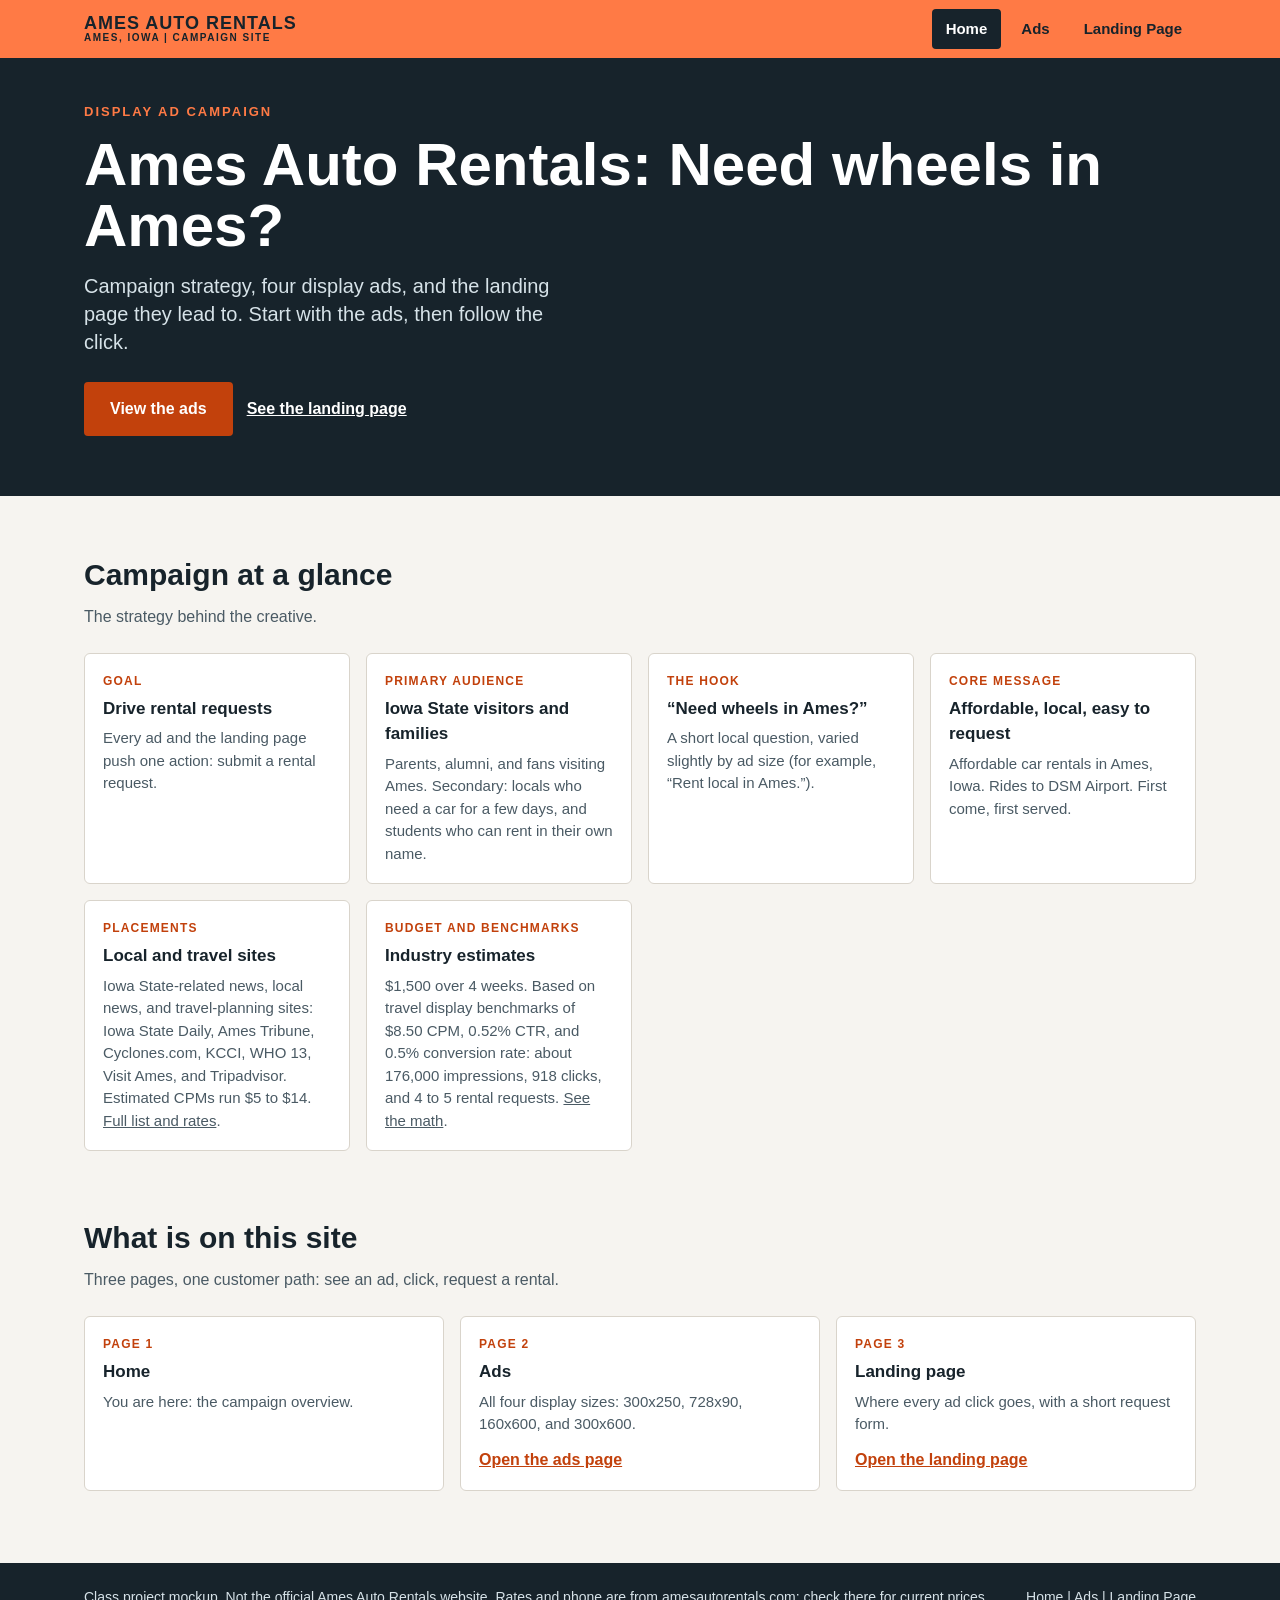
<file: index.html>
<!DOCTYPE html>
<html lang="en">
<head>
<meta charset="utf-8">
<meta name="viewport" content="width=device-width, initial-scale=1">
<meta name="robots" content="noindex, nofollow">
<meta name="description" content="Campaign overview, display ads, and landing page mockups for Ames Auto Rentals.">
<title>Ames Auto Rentals Display Ad Campaign</title>
<style>
/* Ames Auto Rentals campaign site: shared styles */
:root{
  --slate:#17232b; --slate-2:#22333d; --orange:#ff7a45; --rust:#c2410c; --blue:#2a7fa8;
  --paper:#f6f4f0; --sand:#e6e1d8; --ink:#17232b; --muted:#4a5a64; --mist:#d6e2e8; --line:#d9d4cb;
  --font:"Helvetica Neue",Helvetica,Arial,sans-serif;
  --maxw:1160px;
}
*{box-sizing:border-box}
html{scroll-behavior:smooth}
body{margin:0;background:var(--paper);color:var(--ink);font-family:var(--font);line-height:1.5}
img,svg{max-width:100%}
a{color:inherit}
:focus-visible{outline:3px solid var(--orange);outline-offset:2px}
.skip{position:absolute;left:-999px;top:0;background:#fff;color:var(--ink);padding:10px 14px;z-index:100}
.skip:focus{left:8px;top:8px}
.wrap{max-width:var(--maxw);margin:0 auto;padding:0 24px}

/* Site navigation (same on every page) */
.site-nav{background:var(--orange);color:var(--ink);position:sticky;top:0;z-index:50}
.site-nav .wrap{display:flex;align-items:center;justify-content:space-between;gap:16px;min-height:58px}
.brand{font-weight:800;letter-spacing:1px;text-decoration:none;font-size:18px;line-height:1.05}
.brand small{display:block;font-size:10px;letter-spacing:1.5px;font-weight:700}
.nav-links{display:flex;gap:6px;list-style:none;margin:0;padding:0}
.nav-links a{display:block;padding:9px 14px;border-radius:4px;text-decoration:none;font-weight:700;font-size:15px}
.nav-links a:hover{background:rgba(23,35,43,.12)}
.nav-links a[aria-current="page"]{background:var(--slate);color:#fff}
.nav-toggle{display:none;background:var(--slate);color:#fff;border:0;border-radius:4px;padding:9px 14px;font:700 14px var(--font);cursor:pointer}
@media (max-width:680px){
  .nav-toggle{display:block}
  .nav-links{display:none;position:absolute;left:0;right:0;top:100%;flex-direction:column;background:var(--orange);padding:8px 24px 14px;gap:2px}
  .nav-links.open{display:flex}
}

/* Buttons */
.btn{display:inline-block;background:var(--rust);color:#fff;font-weight:700;font-size:16px;padding:15px 26px;border-radius:4px;text-decoration:none;text-align:center;border:0;cursor:pointer;font-family:var(--font)}
.btn:hover{background:#9a3309}
.btn-ghost{background:transparent;border:2px solid #fff}
.btn-ghost:hover{background:rgba(255,255,255,.12)}
.link-light{color:#fff;font-weight:600}

/* Hero */
.hero{background:var(--slate);color:#fff}
.hero .wrap{display:flex;flex-wrap:wrap;align-items:center;gap:40px;padding-top:44px;padding-bottom:60px}
.hero-copy{flex:1 1 420px}
.eyebrow{font-size:13px;font-weight:800;letter-spacing:2px;color:var(--orange);margin:0 0 12px}
.hero h1{margin:0 0 16px;font-size:clamp(40px,7vw,60px);line-height:1.02;font-weight:800}
.hero .lede{margin:0 0 26px;font-size:20px;line-height:1.4;color:var(--mist);max-width:480px}
.cta-row{display:flex;flex-wrap:wrap;gap:14px;align-items:center}

/* Sections */
.section{padding:56px 0 8px}
.section h2{margin:0 0 8px;font-size:30px;font-weight:800}
.section .sub{margin:0 0 24px;color:var(--muted);font-size:16px}
.grid{display:grid;grid-template-columns:repeat(auto-fit,minmax(240px,1fr));gap:16px}
.card{background:#fff;border:1px solid var(--line);border-radius:6px;padding:18px;display:flex;flex-direction:column;gap:6px}
.card h3{margin:0;font-size:17px}
.card p{margin:0;color:var(--muted);font-size:15px}
.card .tag{font-size:12px;font-weight:800;letter-spacing:1.2px;color:var(--rust)}
.card a.more{margin-top:6px;font-weight:700;color:var(--rust)}
.todo{background:#fff2a8;color:var(--ink);padding:0 4px;border-radius:2px}
.note{background:#fff;border:1px solid var(--line);border-radius:8px;padding:20px 22px}
.note h2,.note h3{margin:0 0 8px;font-size:20px}
.note p{margin:0;color:var(--muted);font-size:15px;line-height:1.6}

/* Footer */
.site-footer{background:var(--slate);color:var(--mist);margin-top:64px}
.site-footer .wrap{padding-top:24px;padding-bottom:24px;display:flex;flex-wrap:wrap;justify-content:space-between;gap:12px;font-size:14px}
.site-footer a{color:var(--mist)}
</style>
</head>
<body>
<a class="skip" href="#main">Skip to content</a>
<header class="site-nav">
<div class="wrap">
<a class="brand" href="index.html">AMES AUTO RENTALS<small>AMES, IOWA | CAMPAIGN SITE</small></a>
<button class="nav-toggle" aria-expanded="false" aria-controls="nav-links">Menu</button>
<nav aria-label="Main"><ul class="nav-links" id="nav-links"><li><a href="index.html" aria-current="page">Home</a></li><li><a href="ads.html">Ads</a></li><li><a href="landing.html">Landing Page</a></li></ul></nav>
</div>
</header>
<main id="main">
<section class="hero">
<div class="wrap">
<div class="hero-copy">
<p class="eyebrow">DISPLAY AD CAMPAIGN</p>
<h1>Ames Auto Rentals: Need wheels in Ames?</h1>
<p class="lede">Campaign strategy, four display ads, and the landing page they lead to. Start with the ads, then follow the click.</p>
<div class="cta-row"><a class="btn" href="ads.html">View the ads</a><a class="link-light" href="landing.html">See the landing page</a></div>
</div>
</div>
</section>
<div class="wrap">
<section class="section" aria-labelledby="glance">
<h2 id="glance">Campaign at a glance</h2>
<p class="sub">The strategy behind the creative.</p>
<div class="grid">
<div class="card"><span class="tag">GOAL</span><h3>Drive rental requests</h3><p>Every ad and the landing page push one action: submit a rental request.</p></div>
<div class="card"><span class="tag">PRIMARY AUDIENCE</span><h3>Iowa State visitors and families</h3><p>Parents, alumni, and fans visiting Ames. Secondary: locals who need a car for a few days, and students who can rent in their own name.</p></div>
<div class="card"><span class="tag">THE HOOK</span><h3>“Need wheels in Ames?”</h3><p>A short local question, varied slightly by ad size (for example, “Rent local in Ames.”).</p></div>
<div class="card"><span class="tag">CORE MESSAGE</span><h3>Affordable, local, easy to request</h3><p>Affordable car rentals in Ames, Iowa. Rides to DSM Airport. First come, first served.</p></div>
<div class="card"><span class="tag">PLACEMENTS</span><h3>Local and travel sites</h3><p>Iowa State-related news, local news, and travel-planning sites: Iowa State Daily, Ames Tribune, Cyclones.com, KCCI, WHO 13, Visit Ames, and Tripadvisor. Estimated CPMs run $5 to $14. <a href="ads.html#campaign">Full list and rates</a>.</p></div>
<div class="card"><span class="tag">BUDGET AND BENCHMARKS</span><h3>Industry estimates</h3><p>$1,500 over 4 weeks. Based on travel display benchmarks of $8.50 CPM, 0.52% CTR, and 0.5% conversion rate: about 176,000 impressions, 918 clicks, and 4 to 5 rental requests. <a href="ads.html#campaign">See the math</a>.</p></div>
</div>
</section>
<section class="section" aria-labelledby="pages">
<h2 id="pages">What is on this site</h2>
<p class="sub">Three pages, one customer path: see an ad, click, request a rental.</p>
<div class="grid">
<div class="card"><span class="tag">PAGE 1</span><h3>Home</h3><p>You are here: the campaign overview.</p></div>
<div class="card"><span class="tag">PAGE 2</span><h3>Ads</h3><p>All four display sizes: 300x250, 728x90, 160x600, and 300x600.</p><a class="more" href="ads.html">Open the ads page</a></div>
<div class="card"><span class="tag">PAGE 3</span><h3>Landing page</h3><p>Where every ad click goes, with a short request form.</p><a class="more" href="landing.html">Open the landing page</a></div>
</div>
</section>
</div>
</main>
<footer class="site-footer">
<div class="wrap">
<div>Class project mockup. Not the official Ames Auto Rentals website. Rates and phone are from amesautorentals.com; check there for current prices.</div>
<div><a href="index.html">Home</a> | <a href="ads.html">Ads</a> | <a href="landing.html">Landing Page</a></div>
</div>
</footer>
<script>
// Mobile navigation toggle
(function () {
  var btn = document.querySelector('.nav-toggle');
  var links = document.getElementById('nav-links');
  if (btn && links) {
    btn.addEventListener('click', function () {
      var open = links.classList.toggle('open');
      btn.setAttribute('aria-expanded', open ? 'true' : 'false');
    });
  }
  // Landing page: the request form is a mockup, so nothing is sent anywhere
  var form = document.getElementById('request-form');
  var msg = document.getElementById('form-msg');
  if (form && msg) {
    form.addEventListener('submit', function (e) {
      e.preventDefault();
      msg.classList.add('show');
      msg.focus();
    });
  }
})();
</script>
</body>
</html>
</file>
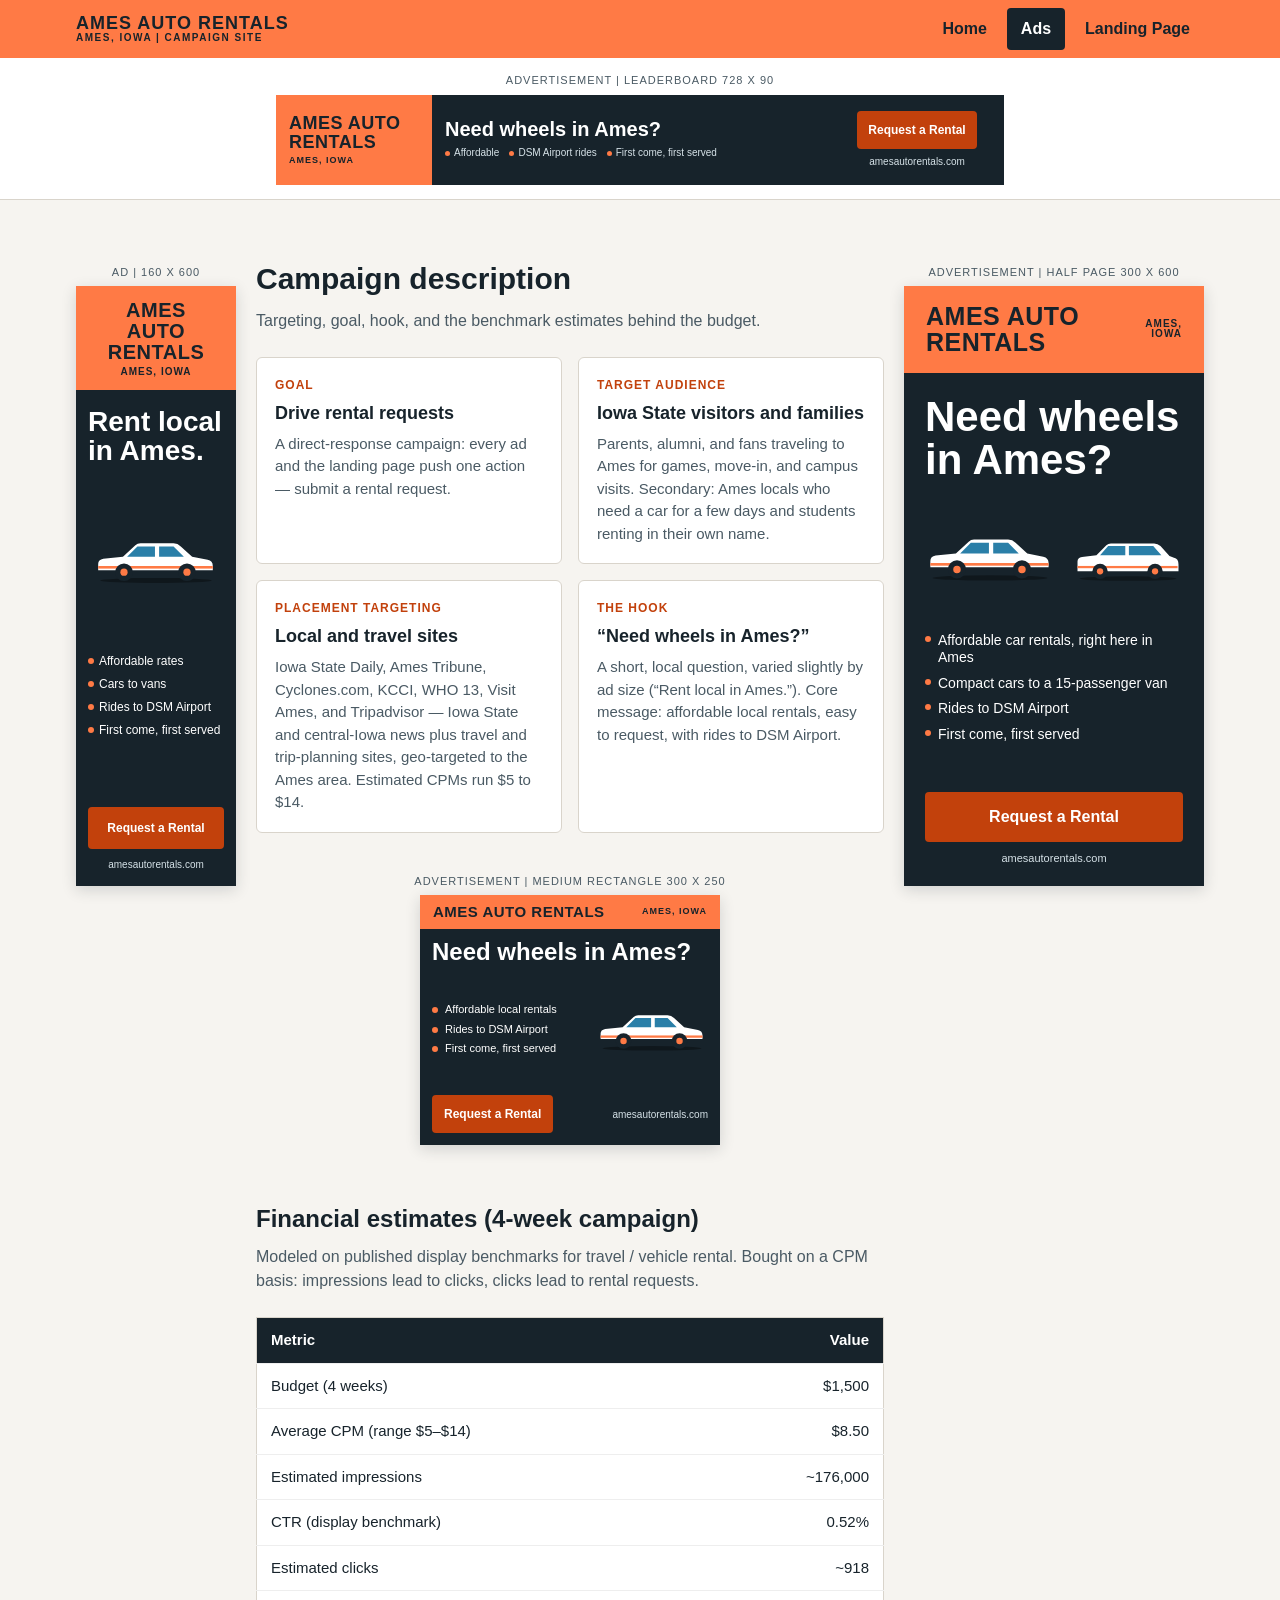
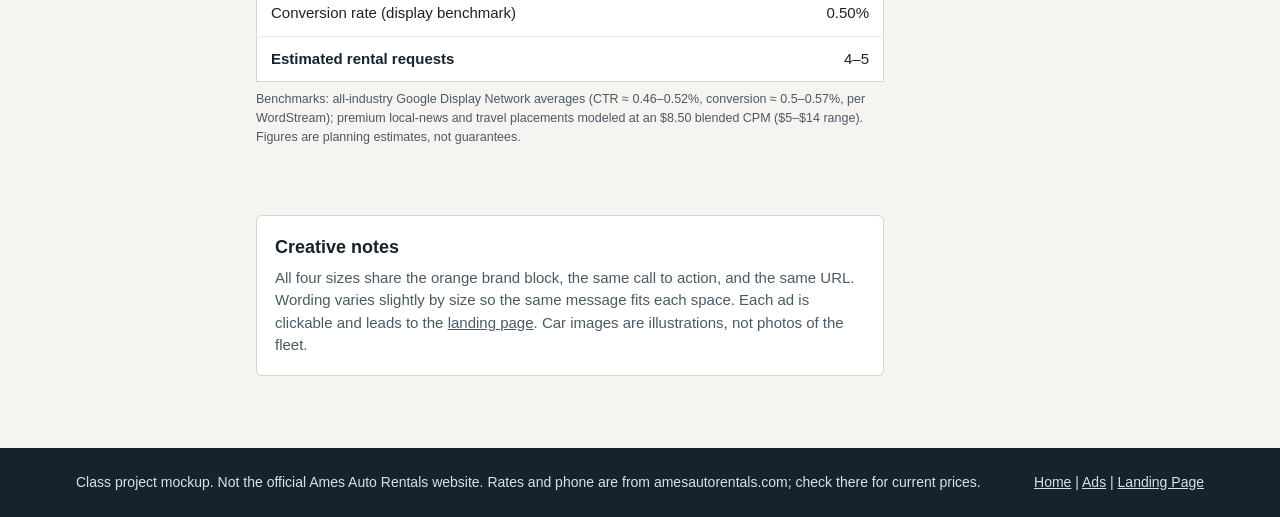
<file: ads.html>
<!DOCTYPE html>
<html lang="en">
<head>
<meta charset="utf-8">
<meta name="viewport" content="width=device-width, initial-scale=1">
<meta name="robots" content="noindex, nofollow">
<meta name="description" content="Four display ad sizes for the Ames Auto Rentals campaign.">
<title>Display Ads | Ames Auto Rentals Campaign</title>

<style>
/* Website colors */
:root {
  --slate: #17232b;
  --orange: #ff7a45;
  --rust: #c2410c;
  --paper: #f6f4f0;
  --ink: #17232b;
  --muted: #4a5a64;
  --mist: #d6e2e8;
  --line: #d9d4cb;
  --font: "Helvetica Neue", Helvetica, Arial, sans-serif;
}

* {
  box-sizing: border-box;
}

html {
  scroll-behavior: smooth;
}

body {
  margin: 0;
  background: var(--paper);
  color: var(--ink);
  font-family: var(--font);
  line-height: 1.5;
}

a {
  color: inherit;
}

:focus-visible {
  outline: 3px solid var(--orange);
  outline-offset: 2px;
}

.wrap {
  max-width: 1160px;
  padding: 0 16px;
  margin: 0 auto;
}

/* Navigation */
.skip {
  position: absolute;
  left: -9999px;
  background: white;
  padding: 12px;
  z-index: 100;
}

.skip:focus {
  left: 8px;
  top: 8px;
}

.site-nav {
  background: var(--orange);
  color: var(--slate);
  position: sticky;
  top: 0;
  z-index: 50;
}

.site-nav .wrap {
  min-height: 58px;
  display: flex;
  align-items: center;
  justify-content: space-between;
  gap: 16px;
}

.brand {
  font-weight: 800;
  font-size: 18px;
  letter-spacing: 1px;
  line-height: 1.05;
  text-decoration: none;
}

.brand small {
  display: block;
  font-size: 10px;
  letter-spacing: 1.5px;
}

.nav-links {
  display: flex;
  gap: 6px;
  list-style: none;
  padding: 0;
  margin: 0;
}

.nav-links a {
  display: block;
  padding: 9px 14px;
  text-decoration: none;
  font-weight: 700;
  border-radius: 4px;
}

.nav-links a:hover {
  background: rgba(23,35,43,.12);
}

.nav-links a[aria-current="page"] {
  background: var(--slate);
  color: white;
}

.nav-toggle {
  display: none;
  background: var(--slate);
  color: white;
  border: 0;
  border-radius: 4px;
  padding: 10px 14px;
  font-weight: bold;
}

/* Campaign content */
.section {
  padding: 48px 0 8px;
}

.section h2 {
  font-size: 30px;
  margin: 0 0 8px;
}

.section .sub {
  color: var(--muted);
  margin: 0 0 24px;
}

.grid {
  display: grid;
  grid-template-columns: repeat(auto-fit, minmax(220px,1fr));
  gap: 16px;
}

.card,
.note {
  background: white;
  border: 1px solid var(--line);
  border-radius: 6px;
  padding: 18px;
}

.card h3,
.note h3 {
  margin: 0 0 6px;
  font-size: 18px;
}

.card p,
.note p {
  margin: 0;
  color: var(--muted);
  font-size: 15px;
}

.card .tag {
  display: block;
  margin-bottom: 6px;
  color: var(--rust);
  font-size: 12px;
  font-weight: 800;
  letter-spacing: 1px;
}

.site-footer {
  margin-top: 64px;
  background: var(--slate);
  color: var(--mist);
}

.site-footer .wrap {
  padding-top: 24px;
  padding-bottom: 24px;
  display: flex;
  flex-wrap: wrap;
  justify-content: space-between;
  gap: 12px;
  font-size: 14px;
}

/* Advertisement placement */
.top-ad {
  background: white;
  border-bottom: 1px solid var(--line);
}

.top-ad .wrap {
  padding-top: 14px;
  padding-bottom: 14px;
}

.ad-slot {
  display: flex;
  flex-direction: column;
  align-items: center;
  gap: 6px;
}

.ad-label {
  font-size: 11px;
  letter-spacing: 1px;
  text-transform: uppercase;
  color: var(--muted);
}

.ad-scroll-x {
  max-width: 100%;
  overflow-x: auto;
}

.layout {
  display: grid;
  grid-template-columns: 160px minmax(0,1fr) 300px;
  grid-template-areas: "left main right";
  gap: 20px;
  padding-top: 8px;
  align-items: start;
}

.rail-left {
  grid-area: left;
}

.main-col {
  grid-area: main;
  min-width: 0;
}

.rail-right {
  grid-area: right;
}

.rail-left,
.rail-right {
  position: sticky;
  top: 78px;
  padding-top: 56px;
}

.inline-ad {
  margin: 32px 0 8px;
}

/* Shared advertisement design */
.ad {
  position: relative;
  display: flex;
  overflow: hidden;
  flex-shrink: 0;
  background: var(--slate);
  color: white;
  text-decoration: none;
  font-family: var(--font);
  box-shadow: 0 4px 14px rgba(23,35,43,.16);
  transition: box-shadow .2s ease;
}

.ad:hover {
  box-shadow: 0 7px 22px rgba(23,35,43,.27);
}

.ad-brand {
  background: var(--orange);
  color: var(--ink);
  font-weight: 800;
  letter-spacing: .5px;
  line-height: 1.05;
}

.ad-brand small {
  display: block;
  font-size: 10px;
  font-weight: 700;
  letter-spacing: 1px;
  margin-top: 4px;
}

.ad h4 {
  font-weight: 800;
}

.ad-btn {
  display: inline-block;
  background: var(--rust);
  color: white;
  font-weight: 800;
  border-radius: 4px;
  text-align: center;
  white-space: nowrap;
}

.ad-url {
  color: var(--mist);
}

.ad ul {
  list-style: none;
  margin: 0;
  padding: 0;
}

.ad li {
  display: flex;
  gap: 7px;
  align-items: flex-start;
  line-height: 1.25;
}

.ad li::before {
  content: "";
  display: block;
  flex: 0 0 6px;
  width: 6px;
  height: 6px;
  margin-top: 4px;
  border-radius: 50%;
  background: var(--orange);
}

.ad svg.car {
  display: block;
  height: auto;
  flex-shrink: 0;
}

/* 728 x 90 LEADERBOARD */
.ad-lb {
  width: 728px;
  height: 90px;
  display: grid;
  grid-template-columns: 156px minmax(0,1fr) 164px;
}

.ad-lb .ad-brand {
  display: flex;
  flex-direction: column;
  justify-content: center;
  padding: 0 13px;
  font-size: 18px;
}

.ad-lb .ad-brand small {
  font-size: 9px;
}

.ad-lb .mid {
  display: flex;
  flex-direction: column;
  justify-content: center;
  gap: 6px;
  min-width: 0;
  padding: 0 13px;
}

.ad-lb h4 {
  margin: 0;
  font-size: 20px;
  line-height: 1.08;
}

.ad-lb ul {
  display: flex;
  flex-wrap: wrap;
  gap: 3px 10px;
  font-size: 10px;
  color: var(--mist);
}

.ad-lb li {
  white-space: nowrap;
  align-items: center;
  gap: 4px;
}

.ad-lb li::before {
  margin-top: 0;
  width: 5px;
  height: 5px;
  flex-basis: 5px;
}

.ad-lb .side {
  display: flex;
  flex-direction: column;
  justify-content: center;
  align-items: center;
  gap: 5px;
  padding: 0 10px 0 0;
}

.ad-lb .ad-btn {
  font-size: 12px;
  padding: 10px 11px;
}

.ad-lb .ad-url {
  font-size: 10px;
}

/* 300 x 250 MEDIUM RECTANGLE */
.ad-mr {
  width: 300px;
  height: 250px;
  flex-direction: column;
}

.ad-mr .ad-brand {
  height: 34px;
  flex-shrink: 0;
  display: flex;
  justify-content: space-between;
  align-items: center;
  padding: 0 13px;
  font-size: 15px;
}

.ad-mr .ad-brand small {
  margin: 0;
  font-size: 9px;
}

.ad-mr .body {
  display: flex;
  flex: 1;
  flex-direction: column;
  justify-content: space-between;
  padding: 10px 12px 12px;
  min-height: 0;
}

.ad-mr h4 {
  margin: 0;
  font-size: 24px;
  line-height: 1.05;
}

.ad-mr .mid {
  display: flex;
  justify-content: space-between;
  align-items: center;
  gap: 7px;
}

.ad-mr ul {
  width: 145px;
  flex-shrink: 0;
  font-size: 11px;
}

.ad-mr li {
  margin-bottom: 6px;
}

.ad-mr li:last-child {
  margin-bottom: 0;
}

.ad-mr svg.car {
  width: 112px;
}

.ad-mr .foot {
  display: flex;
  justify-content: space-between;
  align-items: center;
  gap: 5px;
}

.ad-mr .ad-btn {
  font-size: 12px;
  padding: 10px 12px;
}

.ad-mr .ad-url {
  font-size: 10px;
}

/* 160 x 600 SKYSCRAPER */
.ad-sk {
  width: 160px;
  height: 600px;
  flex-direction: column;
}

.ad-sk .ad-brand {
  flex-shrink: 0;
  padding: 14px 12px 12px;
  text-align: center;
  font-size: 20px;
}

.ad-sk .body {
  display: flex;
  flex: 1;
  min-height: 0;
  flex-direction: column;
  justify-content: space-between;
  padding: 17px 12px 14px;
}

.ad-sk h4 {
  margin: 0;
  font-size: 28px;
  line-height: 1.04;
}

.ad-sk svg.car {
  width: 126px;
  margin: 0 auto;
}

.ad-sk ul {
  font-size: 12px;
}

.ad-sk li {
  margin-bottom: 8px;
  gap: 5px;
}

.ad-sk li:last-child {
  margin-bottom: 0;
}

.ad-sk .foot {
  display: flex;
  flex-direction: column;
  gap: 8px;
}

.ad-sk .ad-btn {
  font-size: 12px;
  padding: 12px 4px;
}

.ad-sk .ad-url {
  font-size: 10px;
  text-align: center;
}

/* 300 x 600 HALF PAGE */
.ad-hp {
  width: 300px;
  height: 600px;
  flex-direction: column;
}

.ad-hp .ad-brand {
  flex-shrink: 0;
  padding: 17px 22px;
  display: flex;
  justify-content: space-between;
  align-items: center;
  font-size: 25px;
}

.ad-hp .ad-brand small {
  margin: 0;
  text-align: right;
}

.ad-hp .body {
  display: flex;
  flex: 1;
  flex-direction: column;
  justify-content: space-between;
  min-height: 0;
  padding: 22px 21px 20px;
}

.ad-hp h4 {
  margin: 0;
  font-size: 42px;
  line-height: 1.04;
}

.ad-hp .cars {
  display: flex;
  align-items: flex-end;
  justify-content: space-between;
  gap: 4px;
}

.ad-hp .cars svg:first-child {
  width: 130px;
}

.ad-hp .cars svg:last-child {
  width: 110px;
}

.ad-hp ul {
  font-size: 14px;
}

.ad-hp li {
  margin-bottom: 8px;
}

.ad-hp li:last-child {
  margin-bottom: 0;
}

.ad-hp .foot {
  display: flex;
  flex-direction: column;
  gap: 8px;
}

.ad-hp .ad-btn {
  font-size: 16px;
  padding: 13px 8px;
}

.ad-hp .ad-url {
  font-size: 11px;
  text-align: center;
}

/* Mobile layout */
@media (max-width: 940px) {
  .layout {
    grid-template-columns: minmax(0,1fr);
    grid-template-areas: "main" "right" "left";
  }

  .rail-left,
  .rail-right {
    position: static;
    padding-top: 24px;
  }
}

@media (max-width: 680px) {
  .nav-toggle {
    display: block;
  }

  .nav-links {
    display: none;
    position: absolute;
    left: 0;
    right: 0;
    top: 100%;
    padding: 10px 24px;
    flex-direction: column;
    background: var(--orange);
  }

  .nav-links.open {
    display: flex;
  }

  .section h2 {
    font-size: 26px;
  }
}
</style>
</head>

<body>

<a class="skip" href="#main">Skip to content</a>

<header class="site-nav">
  <div class="wrap">
    <a class="brand" href="index.html">
      AMES AUTO RENTALS
      <small>AMES, IOWA | CAMPAIGN SITE</small>
    </a>

    <button class="nav-toggle"
      aria-expanded="false"
      aria-controls="nav-links">
      Menu
    </button>

    <nav aria-label="Main">
      <ul class="nav-links" id="nav-links">
        <li><a href="index.html">Home</a></li>
        <li><a href="ads.html" aria-current="page">Ads</a></li>
        <li><a href="landing.html">Landing Page</a></li>
      </ul>
    </nav>
  </div>
</header>

<main id="main">

<!-- Car illustrations used in the ads -->
<svg width="0" height="0"
  style="position:absolute"
  aria-hidden="true"
  focusable="false">

  <defs>

    <symbol id="car-sedan" viewBox="0 0 244 100">
      <ellipse cx="122" cy="90" rx="108" ry="5"
        fill="#000" opacity=".35"/>

      <path d="M10 70 L10 58 Q10 50 20 48 L58 44
        L82 22 Q86 18 92 18 L156 18 Q164 18
        170 24 L192 44 L222 50 Q232 52
        232 62 L232 70 Z" fill="#fff"/>

      <path d="M66 44 L86 24 L120 24 L120 44 Z
        M128 24 L156 24 L176 44 L128 44 Z"
        fill="#2a7fa8"/>

      <rect x="10" y="62" width="222" height="5"
        fill="#ff7a45"/>

      <circle cx="60" cy="74" r="17" fill="#17232b"/>
      <circle cx="60" cy="74" r="7" fill="#ff7a45"/>

      <circle cx="182" cy="74" r="17" fill="#17232b"/>
      <circle cx="182" cy="74" r="7" fill="#ff7a45"/>
    </symbol>

    <symbol id="car-suv" viewBox="0 0 244 100">
      <ellipse cx="122" cy="90" rx="108" ry="5"
        fill="#000" opacity=".35"/>

      <path d="M10 74 L10 52 Q10 44 20 42 L52 38
        L74 16 Q78 12 84 12 L180 12 Q188 12
        194 18 L214 40 L224 44 Q234 46
        234 58 L234 74 Z" fill="#fff"/>

      <path d="M60 38 L78 18 L116 18 L116 38 Z
        M124 18 L178 18 L196 38 L124 38 Z"
        fill="#2a7fa8"/>

      <rect x="10" y="62" width="222" height="5"
        fill="#ff7a45"/>

      <circle cx="60" cy="74" r="17" fill="#17232b"/>
      <circle cx="60" cy="74" r="7" fill="#ff7a45"/>

      <circle cx="182" cy="74" r="17" fill="#17232b"/>
      <circle cx="182" cy="74" r="7" fill="#ff7a45"/>
    </symbol>

  </defs>
</svg>


<!-- AD 1: 728 x 90 -->

<div class="top-ad">
  <div class="wrap">
    <div class="ad-slot">

      <span class="ad-label">
        Advertisement | Leaderboard 728 x 90
      </span>

      <div class="ad-scroll-x">
        <a class="ad ad-lb"
          href="landing.html"
          aria-label="Ames Auto Rentals: Need wheels in Ames? Request a Rental">

          <div class="ad-brand">
            <span>AMES AUTO<br>RENTALS</span>
            <small>AMES, IOWA</small>
          </div>

          <div class="mid">
            <h4>Need wheels in Ames?</h4>

            <ul>
              <li>Affordable</li>
              <li>DSM Airport rides</li>
              <li>First come, first served</li>
            </ul>
          </div>

          <div class="side">
            <span class="ad-btn">Request a Rental</span>
            <span class="ad-url">amesautorentals.com</span>
          </div>

        </a>
      </div>

    </div>
  </div>
</div>


<div class="wrap">
<div class="layout">


<!-- AD 2: 160 x 600 -->

<aside class="rail-left" aria-label="Advertisement">
  <div class="ad-slot">

    <span class="ad-label">Ad | 160 x 600</span>

    <a class="ad ad-sk"
      href="landing.html"
      aria-label="Ames Auto Rentals: Rent local in Ames. Request a Rental">

      <div class="ad-brand">
        <span>AMES<br>AUTO<br>RENTALS</span>
        <small>AMES, IOWA</small>
      </div>

      <div class="body">

        <h4>Rent local in Ames.</h4>

        <svg class="car"
          viewBox="0 0 244 100"
          role="img"
          aria-label="Illustration of a sedan">
          <use href="#car-sedan"/>
        </svg>

        <ul>
          <li>Affordable rates</li>
          <li>Cars to vans</li>
          <li>Rides to DSM Airport</li>
          <li>First come, first served</li>
        </ul>

        <div class="foot">
          <span class="ad-btn">Request a Rental</span>
          <span class="ad-url">amesautorentals.com</span>
        </div>

      </div>
    </a>

  </div>
</aside>


<!-- Campaign information -->

<div class="main-col">

<section class="section" id="campaign" aria-labelledby="camp-h">

  <h2 id="camp-h">Campaign description</h2>

  <p class="sub">
    Targeting, goal, hook, and the benchmark estimates behind the budget.
  </p>

  <div class="grid">

    <div class="card">
      <span class="tag">GOAL</span>
      <h3>Drive rental requests</h3>
      <p>
        A direct-response campaign: every ad and the landing
        page push one action — submit a rental request.
      </p>
    </div>

    <div class="card">
      <span class="tag">TARGET AUDIENCE</span>
      <h3>Iowa State visitors and families</h3>
      <p>
        Parents, alumni, and fans traveling to Ames for
        games, move-in, and campus visits. Secondary: Ames
        locals who need a car for a few days and students
        renting in their own name.
      </p>
    </div>

    <div class="card">
      <span class="tag">PLACEMENT TARGETING</span>
      <h3>Local and travel sites</h3>
      <p>
        Iowa State Daily, Ames Tribune, Cyclones.com, KCCI,
        WHO 13, Visit Ames, and Tripadvisor — Iowa State
        and central-Iowa news plus travel and trip-planning
        sites, geo-targeted to the Ames area.
        Estimated CPMs run $5 to $14.
      </p>
    </div>

    <div class="card">
      <span class="tag">THE HOOK</span>
      <h3>“Need wheels in Ames?”</h3>
      <p>
        A short, local question, varied slightly by ad size
        (“Rent local in Ames.”). Core message: affordable
        local rentals, easy to request, with rides to DSM Airport.
      </p>
    </div>

  </div>
</section>


<!-- AD 3: 300 x 250 -->

<div class="inline-ad">
<div class="ad-slot">

  <span class="ad-label">
    Advertisement | Medium Rectangle 300 x 250
  </span>

  <a class="ad ad-mr"
    href="landing.html"
    aria-label="Ames Auto Rentals: Need wheels in Ames? Request a Rental">

    <div class="ad-brand">
      <span>AMES AUTO RENTALS</span>
      <small>AMES, IOWA</small>
    </div>

    <div class="body">

      <h4>Need wheels in Ames?</h4>

      <div class="mid">

        <ul>
          <li>Affordable local rentals</li>
          <li>Rides to DSM Airport</li>
          <li>First come, first served</li>
        </ul>

        <svg class="car"
          viewBox="0 0 244 100"
          role="img"
          aria-label="Illustration of a sedan">
          <use href="#car-sedan"/>
        </svg>

      </div>

      <div class="foot">
        <span class="ad-btn">Request a Rental</span>
        <span class="ad-url">amesautorentals.com</span>
      </div>

    </div>
  </a>

</div>
</div>


<!-- Financial estimates -->

<section class="section" aria-labelledby="fin-h">

<h2 id="fin-h" style="font-size:24px">
  Financial estimates (4-week campaign)
</h2>

<p class="sub">
  Modeled on published display benchmarks for travel /
  vehicle rental. Bought on a CPM basis: impressions lead
  to clicks, clicks lead to rental requests.
</p>

<div style="overflow-x:auto">

<table style="
  width:100%;
  border-collapse:collapse;
  font-size:15px;
  background:#fff;
  border:1px solid #d9d4cb;
">

<tr>
  <th style="text-align:left;padding:11px 14px;background:#17232b;color:#fff">
    Metric
  </th>
  <th style="text-align:right;padding:11px 14px;background:#17232b;color:#fff">
    Value
  </th>
</tr>

<tr>
  <td style="padding:11px 14px;border-top:1px solid #eee">
    Budget (4 weeks)
  </td>
  <td style="padding:11px 14px;border-top:1px solid #eee;text-align:right">
    $1,500
  </td>
</tr>

<tr>
  <td style="padding:11px 14px;border-top:1px solid #eee">
    Average CPM (range $5–$14)
  </td>
  <td style="padding:11px 14px;border-top:1px solid #eee;text-align:right">
    $8.50
  </td>
</tr>

<tr>
  <td style="padding:11px 14px;border-top:1px solid #eee">
    Estimated impressions
  </td>
  <td style="padding:11px 14px;border-top:1px solid #eee;text-align:right">
    ~176,000
  </td>
</tr>

<tr>
  <td style="padding:11px 14px;border-top:1px solid #eee">
    CTR (display benchmark)
  </td>
  <td style="padding:11px 14px;border-top:1px solid #eee;text-align:right">
    0.52%
  </td>
</tr>

<tr>
  <td style="padding:11px 14px;border-top:1px solid #eee">
    Estimated clicks
  </td>
  <td style="padding:11px 14px;border-top:1px solid #eee;text-align:right">
    ~918
  </td>
</tr>

<tr>
  <td style="padding:11px 14px;border-top:1px solid #eee">
    Conversion rate (display benchmark)
  </td>
  <td style="padding:11px 14px;border-top:1px solid #eee;text-align:right">
    0.50%
  </td>
</tr>

<tr>
  <td style="padding:11px 14px;border-top:1px solid #eee;font-weight:800">
    Estimated rental requests
  </td>
  <td style="padding:11px 14px;border-top:1px solid #eee;text-align:right">
    4–5
  </td>
</tr>

</table>

</div>

<p style="font-size:12.5px;color:#4a5a64;margin-top:8px">
  Benchmarks: all-industry Google Display Network averages
  (CTR ≈ 0.46–0.52%, conversion ≈ 0.5–0.57%, per WordStream);
  premium local-news and travel placements modeled at an
  $8.50 blended CPM ($5–$14 range). Figures are planning
  estimates, not guarantees.
</p>

</section>


<section class="section">

  <div class="note">

    <h3>Creative notes</h3>

    <p>
      All four sizes share the orange brand block, the same
      call to action, and the same URL. Wording varies slightly
      by size so the same message fits each space. Each ad
      is clickable and leads to the
      <a href="landing.html">landing page</a>.
      Car images are illustrations, not photos of the fleet.
    </p>

  </div>

</section>

</div>


<!-- AD 4: 300 x 600 -->

<aside class="rail-right" aria-label="Advertisement">
<div class="ad-slot">

  <span class="ad-label">
    Advertisement | Half Page 300 x 600
  </span>

  <a class="ad ad-hp"
    href="landing.html"
    aria-label="Ames Auto Rentals: Need wheels in Ames? Request a Rental">

    <div class="ad-brand">
      <span>AMES AUTO<br>RENTALS</span>
      <small>AMES,<br>IOWA</small>
    </div>

    <div class="body">

      <h4>Need wheels<br>in Ames?</h4>

      <div class="cars">

        <svg class="car"
          viewBox="0 0 244 100"
          role="img"
          aria-label="Illustration of a sedan">
          <use href="#car-sedan"/>
        </svg>

        <svg class="car"
          viewBox="0 0 244 100"
          role="img"
          aria-label="Illustration of an SUV">
          <use href="#car-suv"/>
        </svg>

      </div>

      <ul>
        <li>Affordable car rentals, right here in Ames</li>
        <li>Compact cars to a 15-passenger van</li>
        <li>Rides to DSM Airport</li>
        <li>First come, first served</li>
      </ul>

      <div class="foot">
        <span class="ad-btn">Request a Rental</span>
        <span class="ad-url">amesautorentals.com</span>
      </div>

    </div>
  </a>

</div>
</aside>

</div>
</div>

</main>


<footer class="site-footer">

<div class="wrap">

  <div>
    Class project mockup. Not the official Ames Auto Rentals
    website. Rates and phone are from amesautorentals.com;
    check there for current prices.
  </div>

  <div>
    <a href="index.html">Home</a> |
    <a href="ads.html">Ads</a> |
    <a href="landing.html">Landing Page</a>
  </div>

</div>

</footer>


<script>
// Mobile navigation
(function () {
  const button = document.querySelector('.nav-toggle');
  const links = document.getElementById('nav-links');

  if (button && links) {
    button.addEventListener('click', function () {
      const open = links.classList.toggle('open');
      button.setAttribute('aria-expanded', String(open));
    });
  }
})();
</script>

</body>
</html>
</file>
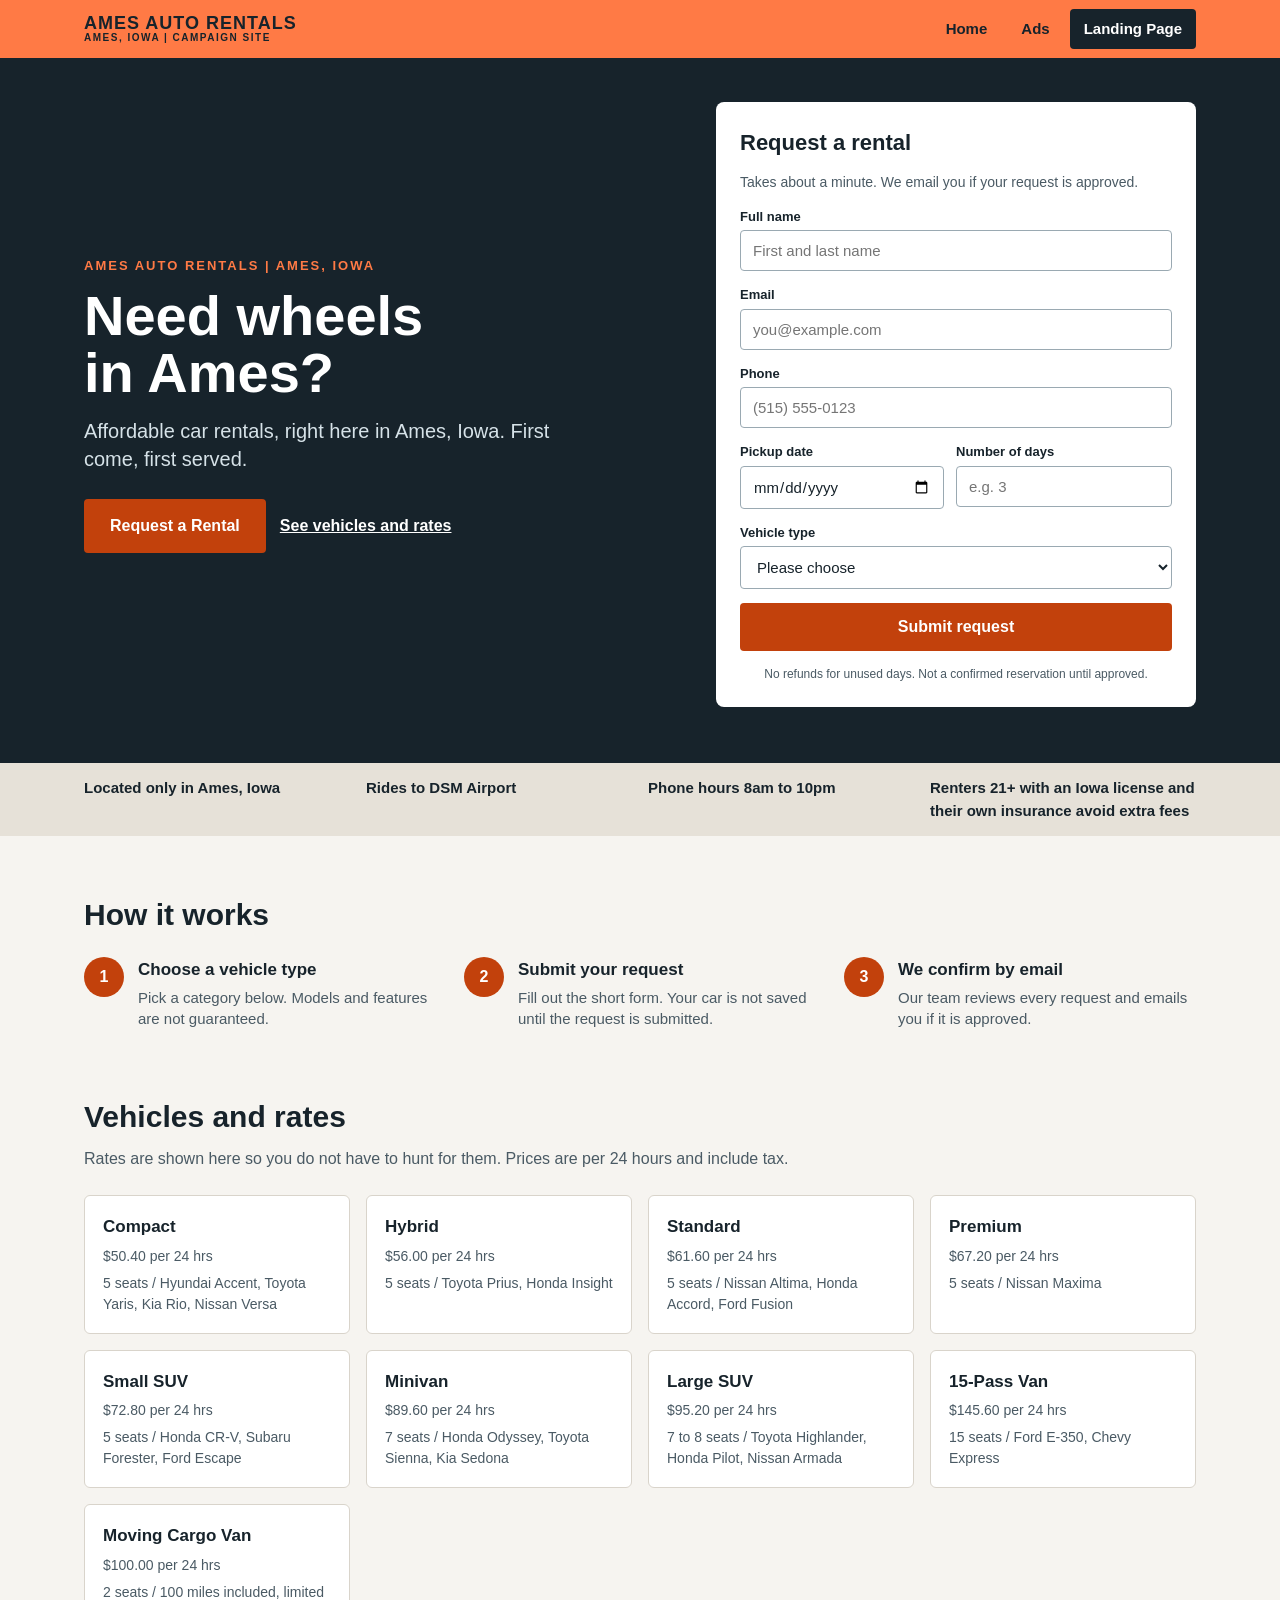
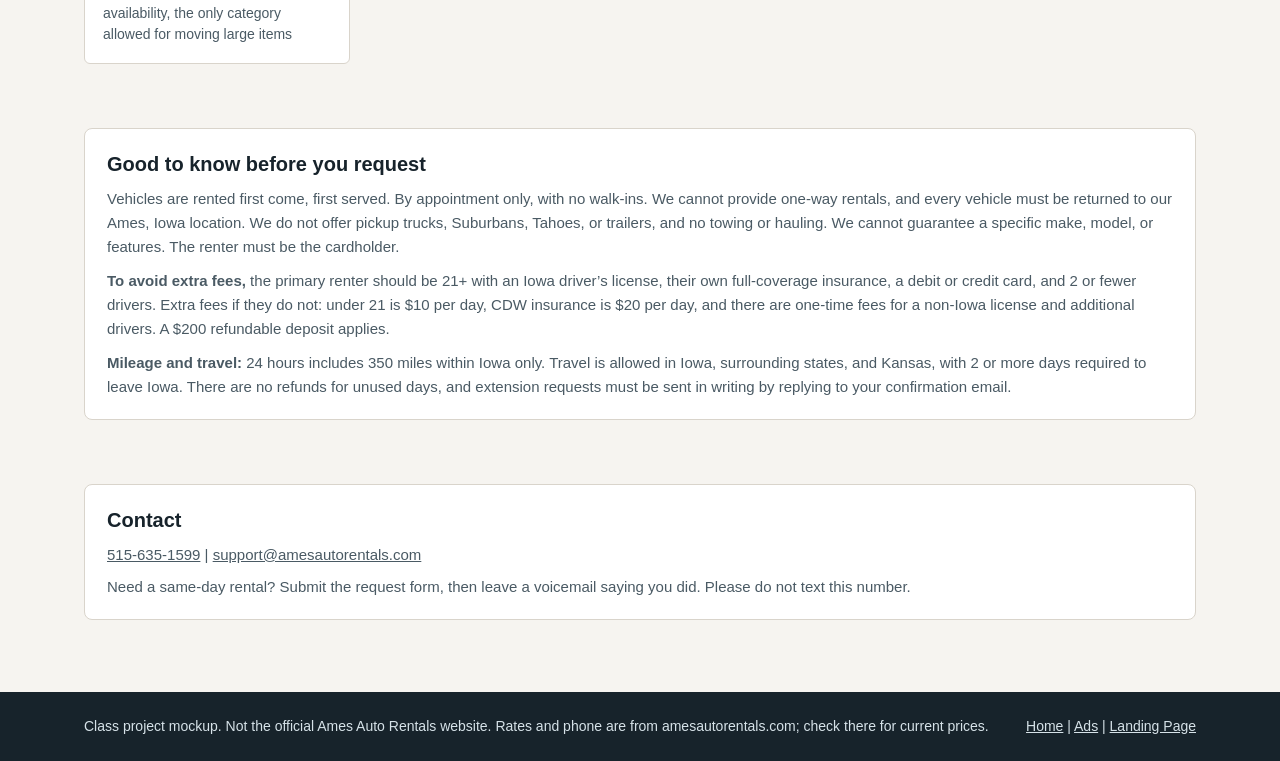
<file: landing.html>
<!DOCTYPE html>
<html lang="en">
<head>
<meta charset="utf-8">
<meta name="viewport" content="width=device-width, initial-scale=1">
<meta name="robots" content="noindex, nofollow">
<meta name="description" content="Landing page for the Ames Auto Rentals display ads: request a rental in Ames, Iowa.">
<title>Request a Rental | Ames Auto Rentals</title>
<style>
/* Ames Auto Rentals campaign site: shared styles */
:root{
  --slate:#17232b; --slate-2:#22333d; --orange:#ff7a45; --rust:#c2410c; --blue:#2a7fa8;
  --paper:#f6f4f0; --sand:#e6e1d8; --ink:#17232b; --muted:#4a5a64; --mist:#d6e2e8; --line:#d9d4cb;
  --font:"Helvetica Neue",Helvetica,Arial,sans-serif;
  --maxw:1160px;
}
*{box-sizing:border-box}
html{scroll-behavior:smooth}
body{margin:0;background:var(--paper);color:var(--ink);font-family:var(--font);line-height:1.5}
img,svg{max-width:100%}
a{color:inherit}
:focus-visible{outline:3px solid var(--orange);outline-offset:2px}
.skip{position:absolute;left:-999px;top:0;background:#fff;color:var(--ink);padding:10px 14px;z-index:100}
.skip:focus{left:8px;top:8px}
.wrap{max-width:var(--maxw);margin:0 auto;padding:0 24px}

/* Site navigation (same on every page) */
.site-nav{background:var(--orange);color:var(--ink);position:sticky;top:0;z-index:50}
.site-nav .wrap{display:flex;align-items:center;justify-content:space-between;gap:16px;min-height:58px}
.brand{font-weight:800;letter-spacing:1px;text-decoration:none;font-size:18px;line-height:1.05}
.brand small{display:block;font-size:10px;letter-spacing:1.5px;font-weight:700}
.nav-links{display:flex;gap:6px;list-style:none;margin:0;padding:0}
.nav-links a{display:block;padding:9px 14px;border-radius:4px;text-decoration:none;font-weight:700;font-size:15px}
.nav-links a:hover{background:rgba(23,35,43,.12)}
.nav-links a[aria-current="page"]{background:var(--slate);color:#fff}
.nav-toggle{display:none;background:var(--slate);color:#fff;border:0;border-radius:4px;padding:9px 14px;font:700 14px var(--font);cursor:pointer}
@media (max-width:680px){
  .nav-toggle{display:block}
  .nav-links{display:none;position:absolute;left:0;right:0;top:100%;flex-direction:column;background:var(--orange);padding:8px 24px 14px;gap:2px}
  .nav-links.open{display:flex}
}

/* Buttons */
.btn{display:inline-block;background:var(--rust);color:#fff;font-weight:700;font-size:16px;padding:15px 26px;border-radius:4px;text-decoration:none;text-align:center;border:0;cursor:pointer;font-family:var(--font)}
.btn:hover{background:#9a3309}
.btn-ghost{background:transparent;border:2px solid #fff}
.btn-ghost:hover{background:rgba(255,255,255,.12)}
.link-light{color:#fff;font-weight:600}

/* Hero */
.hero{background:var(--slate);color:#fff}
.hero .wrap{display:flex;flex-wrap:wrap;align-items:center;gap:40px;padding-top:44px;padding-bottom:60px}
.hero-copy{flex:1 1 420px}
.eyebrow{font-size:13px;font-weight:800;letter-spacing:2px;color:var(--orange);margin:0 0 12px}
.hero h1{margin:0 0 16px;font-size:clamp(40px,7vw,60px);line-height:1.02;font-weight:800}
.hero .lede{margin:0 0 26px;font-size:20px;line-height:1.4;color:var(--mist);max-width:480px}
.cta-row{display:flex;flex-wrap:wrap;gap:14px;align-items:center}

/* Sections */
.section{padding:56px 0 8px}
.section h2{margin:0 0 8px;font-size:30px;font-weight:800}
.section .sub{margin:0 0 24px;color:var(--muted);font-size:16px}
.grid{display:grid;grid-template-columns:repeat(auto-fit,minmax(240px,1fr));gap:16px}
.card{background:#fff;border:1px solid var(--line);border-radius:6px;padding:18px;display:flex;flex-direction:column;gap:6px}
.card h3{margin:0;font-size:17px}
.card p{margin:0;color:var(--muted);font-size:15px}
.card .tag{font-size:12px;font-weight:800;letter-spacing:1.2px;color:var(--rust)}
.card a.more{margin-top:6px;font-weight:700;color:var(--rust)}
.todo{background:#fff2a8;color:var(--ink);padding:0 4px;border-radius:2px}
.note{background:#fff;border:1px solid var(--line);border-radius:8px;padding:20px 22px}
.note h2,.note h3{margin:0 0 8px;font-size:20px}
.note p{margin:0;color:var(--muted);font-size:15px;line-height:1.6}

/* Footer */
.site-footer{background:var(--slate);color:var(--mist);margin-top:64px}
.site-footer .wrap{padding-top:24px;padding-bottom:24px;display:flex;flex-wrap:wrap;justify-content:space-between;gap:12px;font-size:14px}
.site-footer a{color:var(--mist)}
</style>
<style>
/* Landing page */
.l-hero .wrap{padding-bottom:56px}
.l-hero h1{font-size:clamp(40px,7vw,56px)}
.form-card{flex:1 1 360px;max-width:480px;background:#fff;color:var(--ink);border-radius:8px;padding:24px;display:flex;flex-direction:column;gap:14px}
.form-card h2{margin:0;font-size:22px;font-weight:800}
.form-card .hint{margin:0;font-size:14px;line-height:1.4;color:var(--muted)}
.field{display:flex;flex-direction:column;gap:4px;font-size:13px;font-weight:600}
.field input,.field select{font:15px var(--font);padding:11px 12px;border:1px solid #9aa9b2;border-radius:4px;background:#fff;color:var(--ink)}
.field-row{display:flex;flex-wrap:wrap;gap:12px}
.field-row .field{flex:1 1 130px}
.fineprint{font-size:12px;color:var(--muted);text-align:center;margin:0}
.form-msg{display:none;background:#e7f3ea;border:1px solid #9ccaa6;color:#1d4d2b;border-radius:4px;padding:12px;font-size:14px}
.form-msg.show{display:block}
.trust{background:var(--sand)}
.trust .wrap{display:flex;flex-wrap:wrap;gap:8px 16px;padding-top:14px;padding-bottom:14px}
.trust div{flex:1 1 200px;font-size:15px;font-weight:600}
.steps{display:flex;flex-wrap:wrap;gap:28px}
.step{flex:1 1 260px;display:flex;gap:14px}
.step-n{flex:none;width:40px;height:40px;border-radius:50%;background:var(--rust);color:#fff;font-weight:800;display:flex;align-items:center;justify-content:center}
.step h3{margin:0;font-size:17px}
.step p{margin:4px 0 0;color:var(--muted);font-size:15px;line-height:1.45}
.rate-card .rate{font-size:14px;color:var(--muted)}
</style>
</head>
<body>
<a class="skip" href="#main">Skip to content</a>
<header class="site-nav">
<div class="wrap">
<a class="brand" href="index.html">AMES AUTO RENTALS<small>AMES, IOWA | CAMPAIGN SITE</small></a>
<button class="nav-toggle" aria-expanded="false" aria-controls="nav-links">Menu</button>
<nav aria-label="Main"><ul class="nav-links" id="nav-links"><li><a href="index.html">Home</a></li><li><a href="ads.html">Ads</a></li><li><a href="landing.html" aria-current="page">Landing Page</a></li></ul></nav>
</div>
</header>
<main id="main">
<section class="hero l-hero">
<div class="wrap">
<div class="hero-copy">
<p class="eyebrow">AMES AUTO RENTALS | AMES, IOWA</p>
<h1>Need wheels<br>in Ames?</h1>
<p class="lede">Affordable car rentals, right here in Ames, Iowa. First come, first served.</p>
<div class="cta-row"><a class="btn" href="#request">Request a Rental</a><a class="link-light" href="#rates">See vehicles and rates</a></div>
</div>
<div class="form-card" id="request">
<h2>Request a rental</h2>
<p class="hint">Takes about a minute. We email you if your request is approved.</p>
<form id="request-form" style="display:flex;flex-direction:column;gap:14px">
<label class="field">Full name<input type="text" name="name" placeholder="First and last name" required></label><label class="field">Email<input type="email" name="email" placeholder="you@example.com" required></label><label class="field">Phone<input type="tel" name="phone" placeholder="(515) 555-0123" required></label>
<div class="field-row"><label class="field">Pickup date<input type="date" name="date" placeholder="" required></label><label class="field">Number of days<input type="number" name="days" placeholder="e.g. 3" required></label></div>
<label class="field">Vehicle type<select name="vehicle" required><option value="">Please choose</option><option>Compact</option><option>Hybrid</option><option>Standard</option><option>Premium</option><option>Small SUV</option><option>Minivan</option><option>Large SUV</option><option>15-Pass Van</option><option>Moving Cargo Van</option></select></label>
<button class="btn" type="submit">Submit request</button>
<p class="form-msg" id="form-msg" tabindex="-1" role="status">This is a mockup, so nothing was sent. On the real page this would submit the request.</p>
<p class="fineprint">No refunds for unused days. Not a confirmed reservation until approved.</p>
</form>
</div>
</div>
</section>
<div class="trust"><div class="wrap"><div>Located only in Ames, Iowa</div><div>Rides to DSM Airport</div><div>Phone hours 8am to 10pm</div><div>Renters 21+ with an Iowa license and their own insurance avoid extra fees</div></div></div>
<div class="wrap">
<section class="section" id="how" aria-labelledby="how-h">
<h2 id="how-h">How it works</h2>
<div class="steps" style="margin-top:20px">
<div class="step"><div class="step-n">1</div><div><h3>Choose a vehicle type</h3><p>Pick a category below. Models and features are not guaranteed.</p></div></div>
<div class="step"><div class="step-n">2</div><div><h3>Submit your request</h3><p>Fill out the short form. Your car is not saved until the request is submitted.</p></div></div>
<div class="step"><div class="step-n">3</div><div><h3>We confirm by email</h3><p>Our team reviews every request and emails you if it is approved.</p></div></div>
</div>
</section>
<section class="section" id="rates" aria-labelledby="rates-h">
<h2 id="rates-h">Vehicles and rates</h2>
<p class="sub">Rates are shown here so you do not have to hunt for them. Prices are per 24 hours and include tax.</p>
<div class="grid"><div class="card rate-card"><h3>Compact</h3><span class="rate">$50.40 per 24 hrs</span><span class="rate">5 seats / Hyundai Accent, Toyota Yaris, Kia Rio, Nissan Versa</span></div><div class="card rate-card"><h3>Hybrid</h3><span class="rate">$56.00 per 24 hrs</span><span class="rate">5 seats / Toyota Prius, Honda Insight</span></div><div class="card rate-card"><h3>Standard</h3><span class="rate">$61.60 per 24 hrs</span><span class="rate">5 seats / Nissan Altima, Honda Accord, Ford Fusion</span></div><div class="card rate-card"><h3>Premium</h3><span class="rate">$67.20 per 24 hrs</span><span class="rate">5 seats / Nissan Maxima</span></div><div class="card rate-card"><h3>Small SUV</h3><span class="rate">$72.80 per 24 hrs</span><span class="rate">5 seats / Honda CR-V, Subaru Forester, Ford Escape</span></div><div class="card rate-card"><h3>Minivan</h3><span class="rate">$89.60 per 24 hrs</span><span class="rate">7 seats / Honda Odyssey, Toyota Sienna, Kia Sedona</span></div><div class="card rate-card"><h3>Large SUV</h3><span class="rate">$95.20 per 24 hrs</span><span class="rate">7 to 8 seats / Toyota Highlander, Honda Pilot, Nissan Armada</span></div><div class="card rate-card"><h3>15-Pass Van</h3><span class="rate">$145.60 per 24 hrs</span><span class="rate">15 seats / Ford E-350, Chevy Express</span></div><div class="card rate-card"><h3>Moving Cargo Van</h3><span class="rate">$100.00 per 24 hrs</span><span class="rate">2 seats / 100 miles included, limited availability, the only category allowed for moving large items</span></div></div>
</section>
<section class="section">
<div class="note"><h2>Good to know before you request</h2><p>Vehicles are rented first come, first served. By appointment only, with no walk-ins. We cannot provide one-way rentals, and every vehicle must be returned to our Ames, Iowa location. We do not offer pickup trucks, Suburbans, Tahoes, or trailers, and no towing or hauling. We cannot guarantee a specific make, model, or features. The renter must be the cardholder.</p><p style="margin-top:10px"><strong>To avoid extra fees,</strong> the primary renter should be 21+ with an Iowa driver’s license, their own full-coverage insurance, a debit or credit card, and 2 or fewer drivers. Extra fees if they do not: under 21 is $10 per day, CDW insurance is $20 per day, and there are one-time fees for a non-Iowa license and additional drivers. A $200 refundable deposit applies.</p><p style="margin-top:10px"><strong>Mileage and travel:</strong> 24 hours includes 350 miles within Iowa only. Travel is allowed in Iowa, surrounding states, and Kansas, with 2 or more days required to leave Iowa. There are no refunds for unused days, and extension requests must be sent in writing by replying to your confirmation email.</p></div>
</section>
<section class="section"><div class="note"><h3>Contact</h3><p><a href="tel:+15156351599">515-635-1599</a> | <a href="mailto:support@amesautorentals.com">support@amesautorentals.com</a></p><p style="margin-top:8px">Need a same-day rental? Submit the request form, then leave a voicemail saying you did. Please do not text this number.</p></div></section>
</div>
</main>
<footer class="site-footer">
<div class="wrap">
<div>Class project mockup. Not the official Ames Auto Rentals website. Rates and phone are from amesautorentals.com; check there for current prices.</div>
<div><a href="index.html">Home</a> | <a href="ads.html">Ads</a> | <a href="landing.html">Landing Page</a></div>
</div>
</footer>
<script>
// Mobile navigation toggle
(function () {
  var btn = document.querySelector('.nav-toggle');
  var links = document.getElementById('nav-links');
  if (btn && links) {
    btn.addEventListener('click', function () {
      var open = links.classList.toggle('open');
      btn.setAttribute('aria-expanded', open ? 'true' : 'false');
    });
  }
  // Landing page: the request form is a mockup, so nothing is sent anywhere
  var form = document.getElementById('request-form');
  var msg = document.getElementById('form-msg');
  if (form && msg) {
    form.addEventListener('submit', function (e) {
      e.preventDefault();
      msg.classList.add('show');
      msg.focus();
    });
  }
})();
</script>
</body>
</html>
</file>
